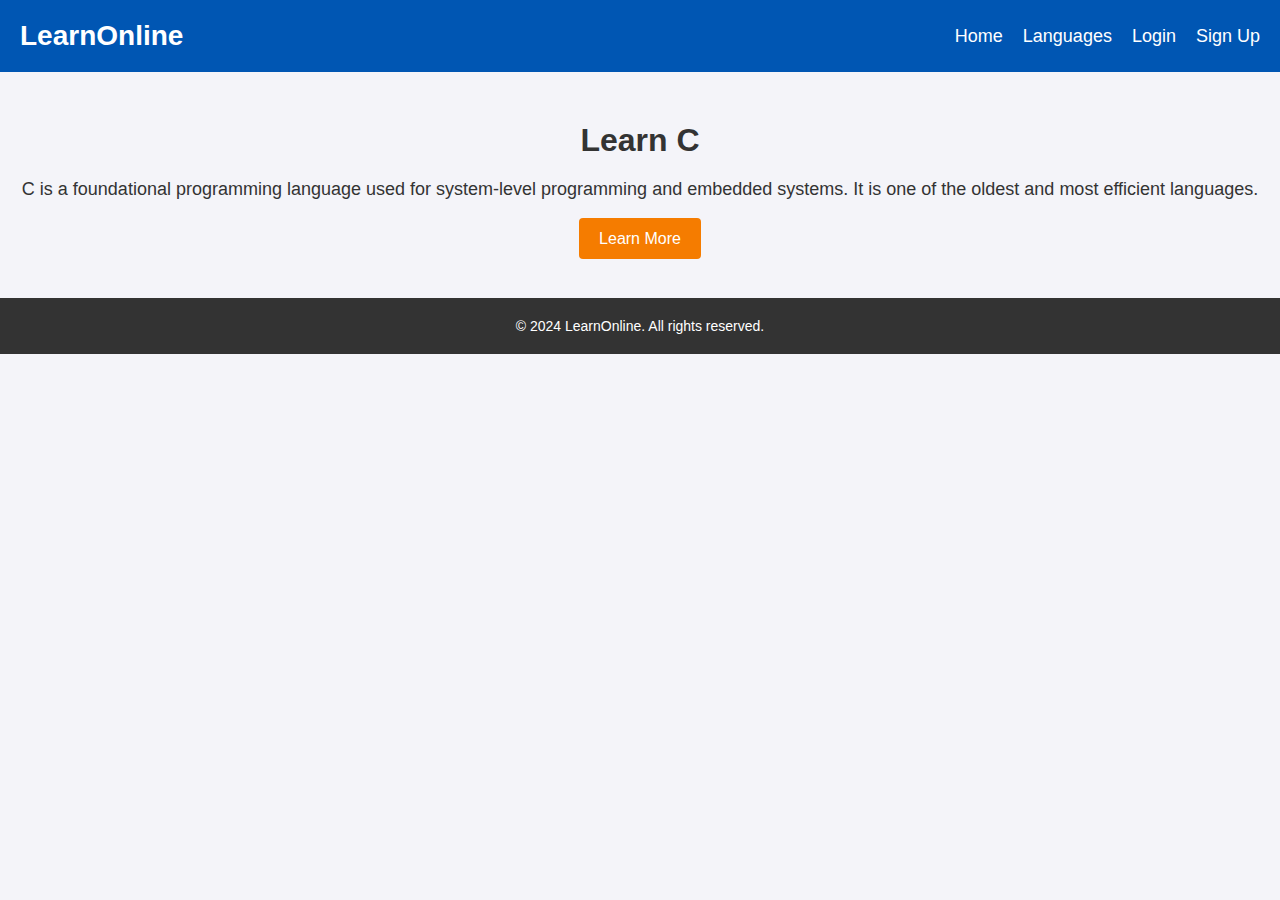
<file: c.html>
<!DOCTYPE html>
<html lang="en">
<head>
    <meta charset="UTF-8">
    <meta name="viewport" content="width=device-width, initial-scale=1.0">
    <title>Learn C - Online Learning Platform</title>
    <link rel="stylesheet" href="./language.css">
</head>
<body>
    <header>
        <div class="navbar">
            <h1>LearnOnline</h1>
            <nav>
                <ul>
                    <li><a href="./index.html">Home</a></li>
                    <li><a href="./content.html">Languages</a></li>
                    <li><a href="./login.html">Login</a></li>
                    <li><a href="./signup.html">Sign Up</a></li>
                </ul>
            </nav>
        </div>
    </header>

    <section class="language-content">
        <h2>Learn C</h2>
        <p>C is a foundational programming language used for system-level programming and embedded systems. It is one of the oldest and most efficient languages.</p>
        <a href="https://en.wikipedia.org/wiki/C_(programming_language)" class="learn-more-btn">Learn More</a>
    </section>

    <footer>
        <div class="footer-content">
            <p>&copy; 2024 LearnOnline. All rights reserved.</p>
        </div>
    </footer>
</body>
</html>
</file>
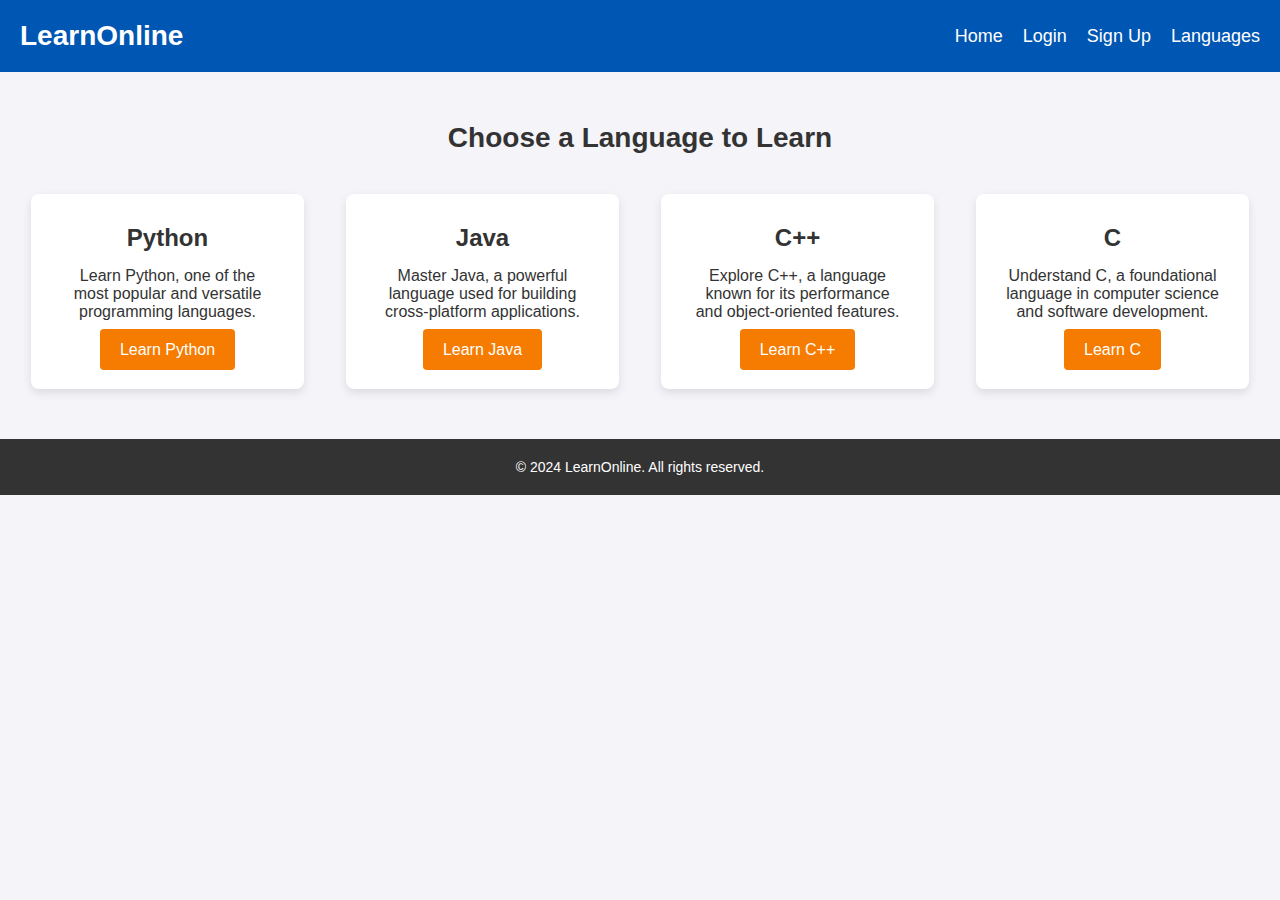
<file: content.html>
<!DOCTYPE html>
<html lang="en">
<head>
    <meta charset="UTF-8">
    <meta name="viewport" content="width=device-width, initial-scale=1.0">
    <title>Programming Languages - Online Learning Platform</title>
    <link rel="stylesheet" href="./content.css">
</head>
<body>
    <header>
        <div class="navbar">
            <h1>LearnOnline</h1>
            <nav>
                <ul>
                    <li><a href="./index.html">Home</a></li>
                    <li><a href="./login.html">Login</a></li>
                    <li><a href="./signup.html">Sign Up</a></li>
                    <li><a href="./content.html">Languages</a></li>
                </ul>
            </nav>
        </div>
    </header>

    <section class="languages">
        <h2>Choose a Language to Learn</h2>
        <div class="language-cards">
            <div class="card">
                <h3>Python</h3>
                <p>Learn Python, one of the most popular and versatile programming languages.</p>
                <a href="python.html" class="learn-btn">Learn Python</a>
            </div>
            <div class="card">
                <h3>Java</h3>
                <p>Master Java, a powerful language used for building cross-platform applications.</p>
                <a href="java.html" class="learn-btn">Learn Java</a>
            </div>
            <div class="card">
                <h3>C++</h3>
                <p>Explore C++, a language known for its performance and object-oriented features.</p>
                <a href="cpp.html" class="learn-btn">Learn C++</a>
            </div>
            <div class="card">
                <h3>C</h3>
                <p>Understand C, a foundational language in computer science and software development.</p>
                <a href="c.html" class="learn-btn">Learn C</a>
            </div>
        </div>
    </section>

    <footer>
        <div class="footer-content">
            <p>&copy; 2024 LearnOnline. All rights reserved.</p>
        </div>
    </footer>
</body>
</html>
</file>
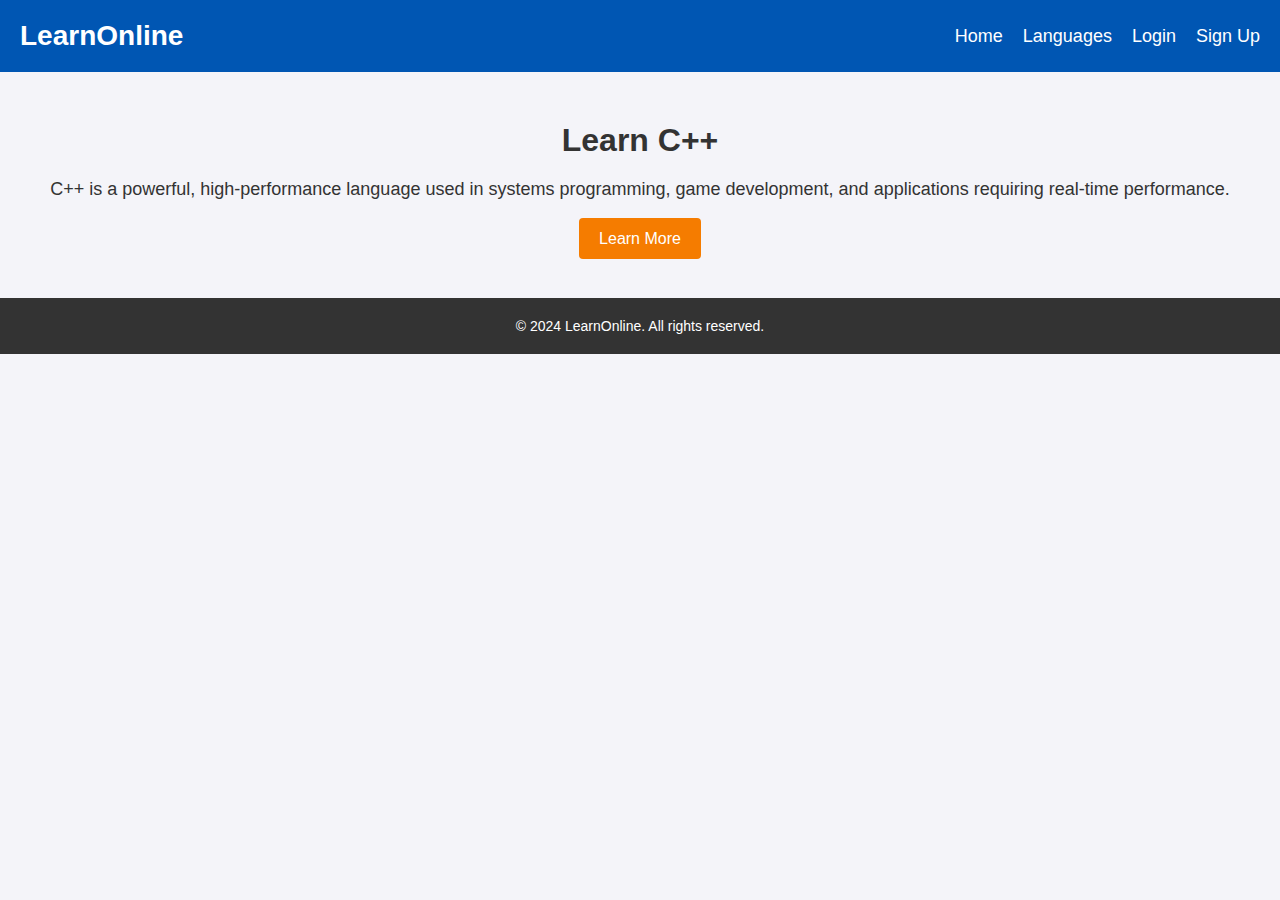
<file: cpp.html>
<!DOCTYPE html>
<html lang="en">
<head>
    <meta charset="UTF-8">
    <meta name="viewport" content="width=device-width, initial-scale=1.0">
    <title>Learn C++ - Online Learning Platform</title>
    <link rel="stylesheet" href="./language.css">
</head>
<body>
    <header>
        <div class="navbar">
            <h1>LearnOnline</h1>
            <nav>
                <ul>
                    <li><a href="./index.html">Home</a></li>
                    <li><a href="./content.html">Languages</a></li>
                    <li><a href="./login.html">Login</a></li>
                    <li><a href="./signup.html">Sign Up</a></li>
                </ul>
            </nav>
        </div>
    </header>

    <section class="language-content">
        <h2>Learn C++</h2>
        <p>C++ is a powerful, high-performance language used in systems programming, game development, and applications requiring real-time performance.</p>
        <a href="https://isocpp.org/" class="learn-more-btn">Learn More</a>
    </section>

    <footer>
        <div class="footer-content">
            <p>&copy; 2024 LearnOnline. All rights reserved.</p>
        </div>
    </footer>
</body>
</html>
</file>
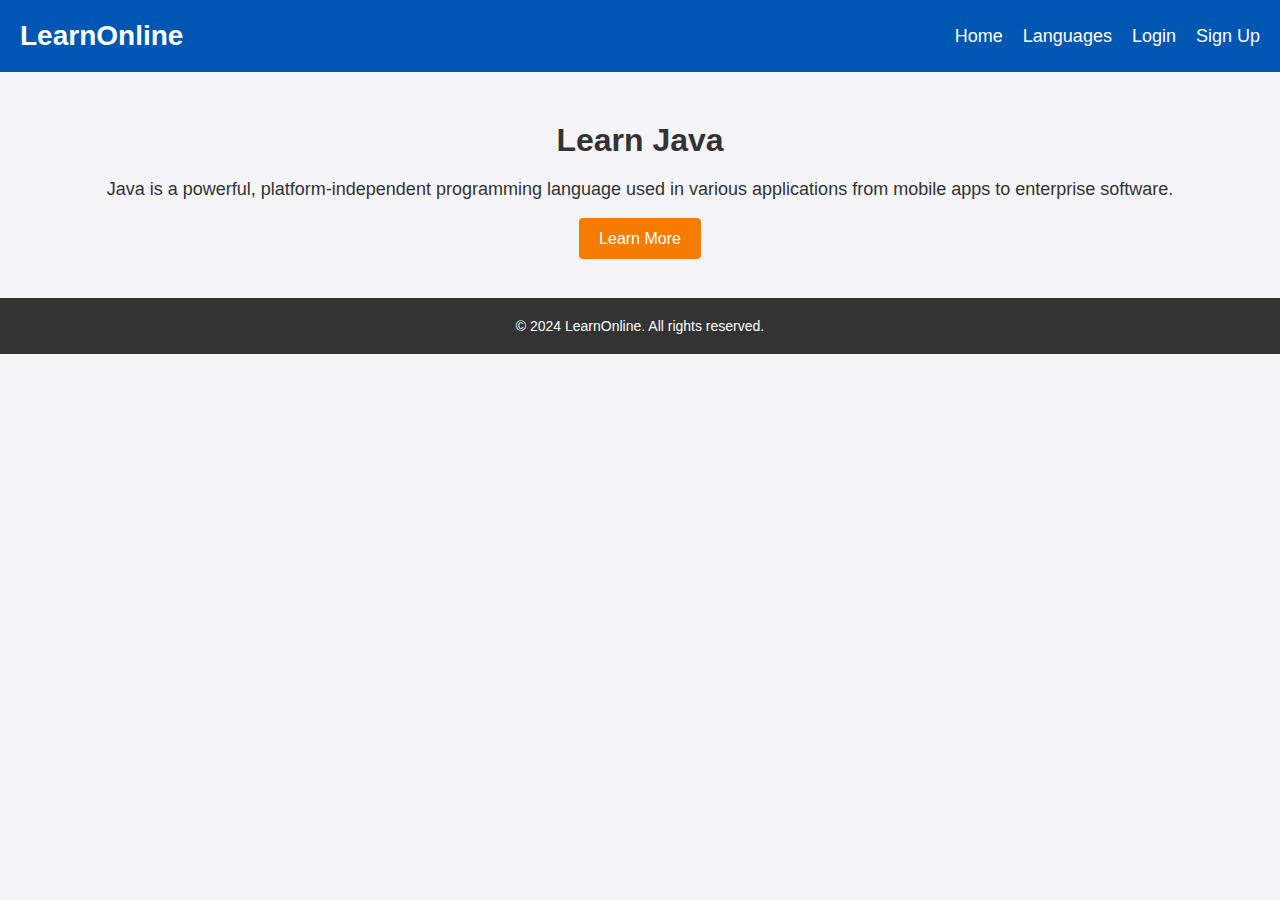
<file: java.html>
<!DOCTYPE html>
<html lang="en">
<head>
    <meta charset="UTF-8">
    <meta name="viewport" content="width=device-width, initial-scale=1.0">
    <title>Learn Java - Online Learning Platform</title>
    <link rel="stylesheet" href="./language.css">
</head>
<body>
    <header>
        <div class="navbar">
            <h1>LearnOnline</h1>
            <nav>
                <ul>
                    <li><a href="./index.html">Home</a></li>
                    <li><a href="./content.html">Languages</a></li>
                    <li><a href="./login.html">Login</a></li>
                    <li><a href="./signup.html">Sign Up</a></li>
                </ul>
            </nav>
        </div>
    </header>

    <section class="language-content">
        <h2>Learn Java</h2>
        <p>Java is a powerful, platform-independent programming language used in various applications from mobile apps to enterprise software.</p>
        <a href="https://docs.oracle.com/en/java/" class="learn-more-btn">Learn More</a>
    </section>

    <footer>
        <div class="footer-content">
            <p>&copy; 2024 LearnOnline. All rights reserved.</p>
        </div>
    </footer>
</body>
</html>
</file>
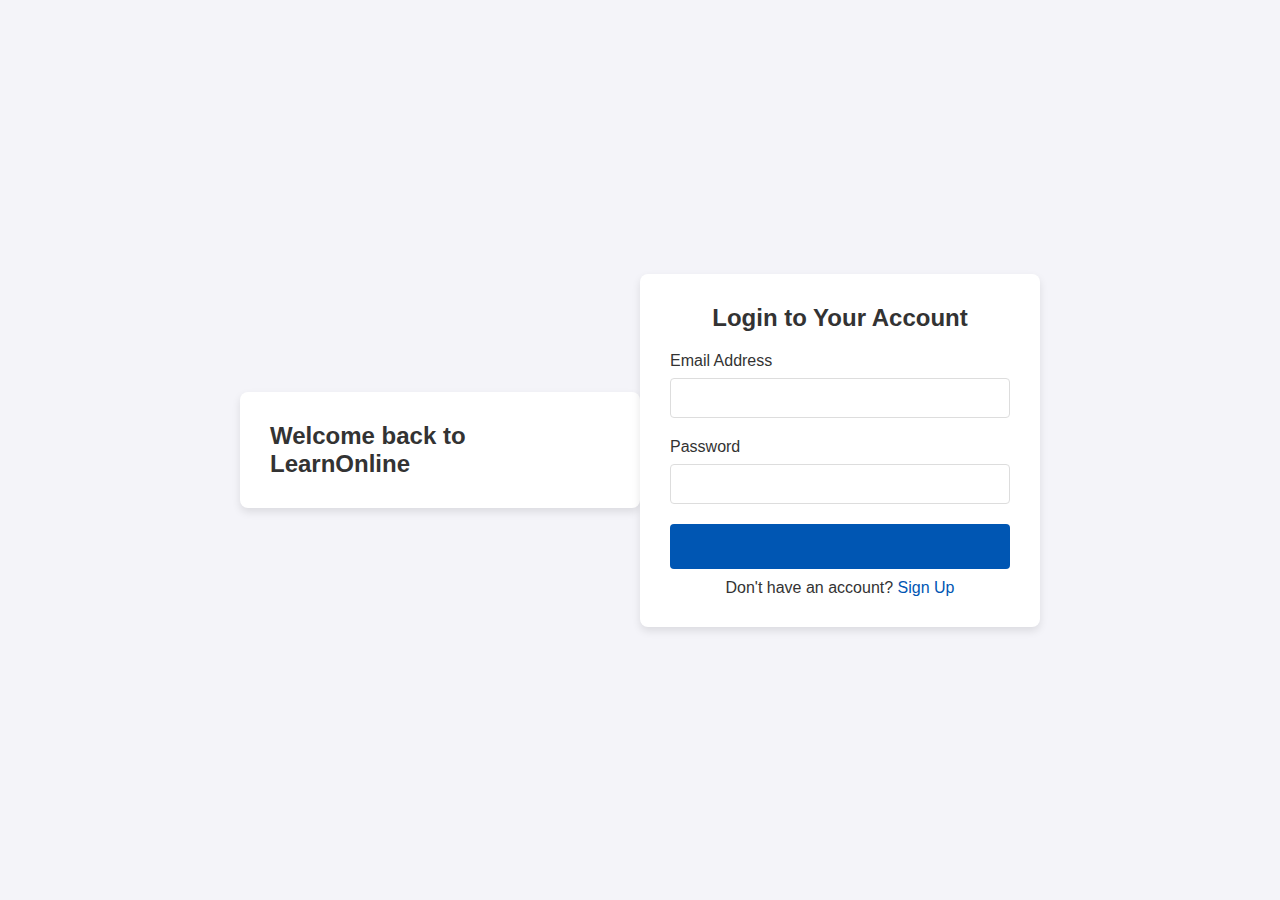
<file: login.html>
<!DOCTYPE html>
<html lang="en">
<head>
    <meta charset="UTF-8">
    <meta name="viewport" content="width=device-width, initial-scale=1.0">
    <title>Login - Online Learning Platform</title>
    <link rel="stylesheet" href="./login.css">
</head>
<body>
    <h2 class="welcome">Welcome back to LearnOnline</h2>
    <div class="container">
        <h1>Login to Your Account</h1>
        <form id="login-form" action="login_process.php" method="POST">
            <div class="input-group">
                <label for="email">Email Address</label>
                <input type="email" id="email" name="email" required>
            </div>
            <div class="input-group">
                <label for="password">Password</label>
                <input type="password" id="password" name="password" required>
            </div>
            <button type="submit" class="btn"><a href="./content.html">Login</a></button>
            <p>Don't have an account? <a href="./signup.html">Sign Up</a></p>
        </form>
    </div>
</body>
</html>
</file>
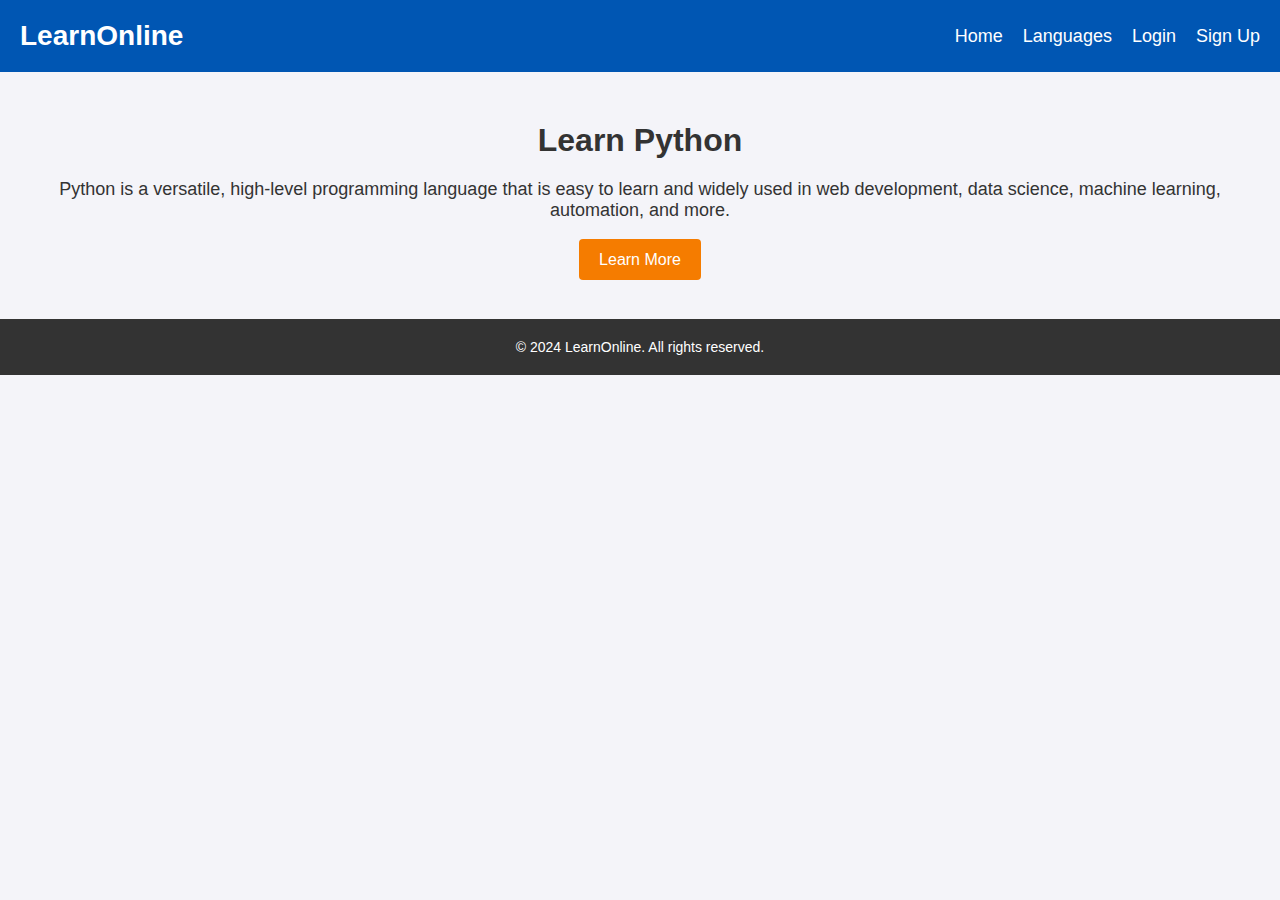
<file: python.html>
<!DOCTYPE html>
<html lang="en">
<head>
    <meta charset="UTF-8">
    <meta name="viewport" content="width=device-width, initial-scale=1.0">
    <title>Learn Python - Online Learning Platform</title>
    <link rel="stylesheet" href="./language.css">
</head>
<body>
    <header>
        <div class="navbar">
            <h1>LearnOnline</h1>
            <nav>
                <ul>
                    <li><a href="./index.html">Home</a></li>
                    <li><a href="./content.html">Languages</a></li>
                    <li><a href="./login.html">Login</a></li>
                    <li><a href="./signup.html">Sign Up</a></li>
                </ul>
            </nav>
        </div>
    </header>

    <section class="language-content">
        <h2>Learn Python</h2>
        <p>Python is a versatile, high-level programming language that is easy to learn and widely used in web development, data science, machine learning, automation, and more.</p>
        <a href="https://www.python.org/doc/" class="learn-more-btn">Learn More</a>
    </section>

    <footer>
        <div class="footer-content">
            <p>&copy; 2024 LearnOnline. All rights reserved.</p>
        </div>
    </footer>
</body>
</html>
</file>
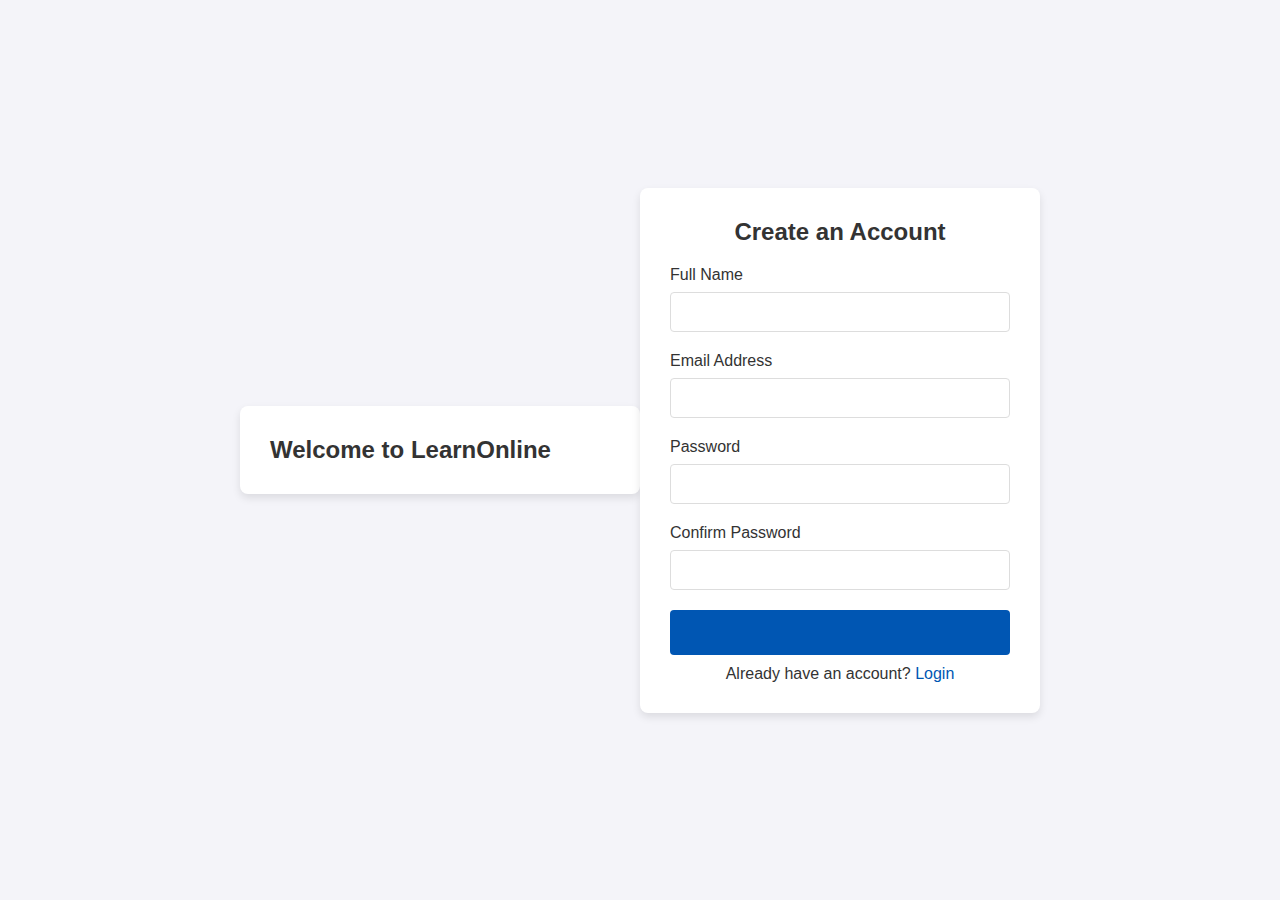
<file: signup.html>
<!DOCTYPE html>
<html lang="en">
<head>
    <meta charset="UTF-8">
    <meta name="viewport" content="width=device-width, initial-scale=1.0">
    <title>Signup - Online Learning Platform</title>
    <link rel="stylesheet" href="./signup.css">
</head>
<body>
    <h2 class="welcome">Welcome to LearnOnline</h2>
    <div class="container">
        <h1>Create an Account</h1>
        <form id="signup-form" action="signup_process.php" method="POST">
            <div class="input-group">
                <label for="name">Full Name</label>
                <input type="text" id="name" name="name" required>
            </div>
            <div class="input-group">
                <label for="email">Email Address</label>
                <input type="email" id="email" name="email" required>
            </div>
            <div class="input-group">
                <label for="password">Password</label>
                <input type="password" id="password" name="password" required>
            </div>
            <div class="input-group">
                <label for="confirm-password">Confirm Password</label>
                <input type="password" id="confirm-password" name="confirm-password" required>
            </div>
            <button type="submit" class="btn"><a href="./content.html">Sign Up</a></button>
            <p>Already have an account? <a href="./login.html">Login</a></p>
        </form>
    </div>
</body>
</html>
</file>
<file: language.css>
/* Use similar styles from the previous CSS with some tweaks for the language pages */
* {
    margin: 0;
    padding: 0;
    box-sizing: border-box;
}

body {
    font-family: Arial, sans-serif;
    background-color: #f4f4f9;
    color: #333;
}

header {
    background-color: #0056b3;
    color: #fff;
    padding: 20px 0;
}

.navbar {
    display: flex;
    justify-content: space-between;
    align-items: center;
    padding: 0 20px;
}

.navbar h1 {
    font-size: 28px;
    font-weight: bold;
}

nav ul {
    list-style: none;
    display: flex;
    gap: 20px;
}

nav ul li {
    display: inline;
}

nav ul li a {
    color: #fff;
    text-decoration: none;
    font-size: 18px;
}

.language-content {
    text-align: center;
    padding: 50px 20px;
}

.language-content h2 {
    font-size: 32px;
    margin-bottom: 20px;
}

.language-content p {
    font-size: 18px;
    margin-bottom: 30px;
}

.learn-more-btn {
    background-color: #f57c00;
    color: #fff;
    padding: 12px 20px;
    font-size: 16px;
    text-decoration: none;
    border-radius: 4px;
    transition: background-color 0.3s ease;
}

.learn-more-btn:hover {
    background-color: #e64a19;
}

footer {
    background-color: #333;
    color: #fff;
    text-align: center;
    padding: 20px 0;
}

footer p {
    font-size: 14px;
}
</file>
<file: content.css>
* {
    margin: 0;
    padding: 0;
    box-sizing: border-box;
}

body {
    font-family: Arial, sans-serif;
    background-color: #f4f4f9;
    color: #333;
}

header {
    background-color: #0056b3;
    color: #fff;
    padding: 20px 0;
}

.navbar {
    display: flex;
    justify-content: space-between;
    align-items: center;
    padding: 0 20px;
}

.navbar h1 {
    font-size: 28px;
    font-weight: bold;
}

nav ul {
    list-style: none;
    display: flex;
    gap: 20px;
}

nav ul li {
    display: inline;
}

nav ul li a {
    color: #fff;
    text-decoration: none;
    font-size: 18px;
}

.languages {
    text-align: center;
    padding: 50px 20px;
}

.languages h2 {
    font-size: 28px;
    margin-bottom: 40px;
}

.language-cards {
    display: flex;
    justify-content: space-around;
    gap: 20px;
    flex-wrap: wrap;
}

.card {
    background-color: #fff;
    padding: 30px;
    width: 22%;
    border-radius: 8px;
    box-shadow: 0 4px 10px rgba(0, 0, 0, 0.1);
    text-align: center;
}

.card h3 {
    font-size: 24px;
    margin-bottom: 15px;
}

.card p {
    font-size: 16px;
    margin-bottom: 20px;
}

.learn-btn {
    background-color: #f57c00;
    color: #fff;
    padding: 12px 20px;
    font-size: 16px;
    text-decoration: none;
    border-radius: 4px;
    transition: background-color 0.3s ease;
}

.learn-btn:hover {
    background-color: #e64a19;
}

footer {
    background-color: #333;
    color: #fff;
    text-align: center;
    padding: 20px 0;
}

footer p {
    font-size: 14px;
}

@media (max-width: 768px) {
    .language-cards {
        flex-direction: column;
        align-items: center;
    }

    .card {
        width: 80%;
        margin-bottom: 20px;
    }

    .learn-btn {
        padding: 10px 18px;
        font-size: 14px;
    }
}

@media (max-width: 480px) {
    .languages h2 {
        font-size: 24px;
    }

    .card h3 {
        font-size: 20px;
    }

    .card p {
        font-size: 14px;
    }

    .learn-btn {
        padding: 8px 16px;
        font-size: 12px;
    }
}
</file>
<file: login.css>
* {
    margin: 0;
    padding: 0;
    box-sizing: border-box;
}

body {
    font-family: Arial, sans-serif;
    background-color: #f4f4f9;
    color: #333;
    display: flex;
    justify-content: center;
    align-items: center;
    height: 100vh;
    padding: 20px;
}

.welcome{
    background-color: #fff;
    padding: 30px;
    border-radius: 8px;
    box-shadow: 0 4px 8px rgba(0, 0, 0, 0.1);
    width: 100%;
    max-width: 400px;
    box-sizing: border-box;
}
.container {
    background-color: #fff;
    padding: 30px;
    border-radius: 8px;
    box-shadow: 0 4px 8px rgba(0, 0, 0, 0.1);
    width: 100%;
    max-width: 400px;
    box-sizing: border-box;
}

h1 {
    text-align: center;
    margin-bottom: 20px;
    font-size: 24px;
}

.input-group {
    margin-bottom: 20px;
}

.input-group label {
    display: block;
    margin-bottom: 8px;
}

.input-group input {
    width: 100%;
    padding: 10px;
    border: 1px solid #ddd;
    border-radius: 4px;
    font-size: 16px;
}

.input-group input:focus {
    border-color: #0056b3;
}

.btn {
    width: 100%;
    padding: 12px;
    background-color: #0056b3;
    color: #fff;
    border: none;
    border-radius: 4px;
    font-size: 18px;
    cursor: pointer;
}

.btn:hover {
    background-color: #00408b;
}

p {
    text-align: center;
    margin-top: 10px;
}

a {
    color: #0056b3;
    text-decoration: none;
}

a:hover {
    text-decoration: underline;
}

@media (max-width: 768px) {
    .container {
        padding: 20px;
        max-width: 100%;
        margin: 0 10px;
    }

    h1 {
        font-size: 22px;
    }

    .input-group input {
        font-size: 14px;
    }

    .btn {
        font-size: 16px;
    }
}

@media (max-width: 480px) {
    .container {
        padding: 15px;
    }

    h1 {
        font-size: 20px;
    }

    .input-group input {
        font-size: 14px;
        padding: 8px;
    }

    .btn {
        font-size: 14px;
        padding: 10px;
    }

    p {
        font-size: 14px;
    }
}
</file>
<file: signup.css>
* {
    margin: 0;
    padding: 0;
    box-sizing: border-box;
}

body {
    font-family: Arial, sans-serif;
    background-color: #f4f4f9;
    color: #333;
    display: flex;
    justify-content: center;
    align-items: center;
    height: 100vh;
    padding: 20px;
}
.welcome{
    background-color: #fff;
    padding: 30px;
    border-radius: 8px;
    box-shadow: 0 4px 8px rgba(0, 0, 0, 0.1);
    width: 100%;
    max-width: 400px;
    box-sizing: border-box;
}
.container {
    background-color: #fff;
    padding: 30px;
    border-radius: 8px;
    box-shadow: 0 4px 8px rgba(0, 0, 0, 0.1);
    width: 100%;
    max-width: 400px;
    box-sizing: border-box;
}

h1 {
    text-align: center;
    margin-bottom: 20px;
    font-size: 24px;
}

.input-group {
    margin-bottom: 20px;
}

.input-group label {
    display: block;
    margin-bottom: 8px;
}

.input-group input {
    width: 100%;
    padding: 10px;
    border: 1px solid #ddd;
    border-radius: 4px;
    font-size: 16px;
}

.input-group input:focus {
    border-color: #0056b3;
}

.btn {
    width: 100%;
    padding: 12px;
    background-color: #0056b3;
    color: #fff;
    border: none;
    border-radius: 4px;
    font-size: 18px;
    cursor: pointer;
}

.btn:hover {
    background-color: #00408b;
}

p {
    text-align: center;
    margin-top: 10px;
}

a {
    color: #0056b3;
    text-decoration: none;
}

a:hover {
    text-decoration: underline;
}

@media (max-width: 768px) {
    .container {
        padding: 20px;
        max-width: 100%;
        margin: 0 10px;
    }

    h1 {
        font-size: 22px;
    }

    .input-group input {
        font-size: 14px;
    }

    .btn {
        font-size: 16px;
    }
}

@media (max-width: 480px) {
    .container {
        padding: 15px;
    }

    h1 {
        font-size: 20px;
    }

    .input-group input {
        font-size: 14px;
        padding: 8px;
    }

    .btn {
        font-size: 14px;
        padding: 10px;
    }

    p {
        font-size: 14px;
    }
}
</file>
